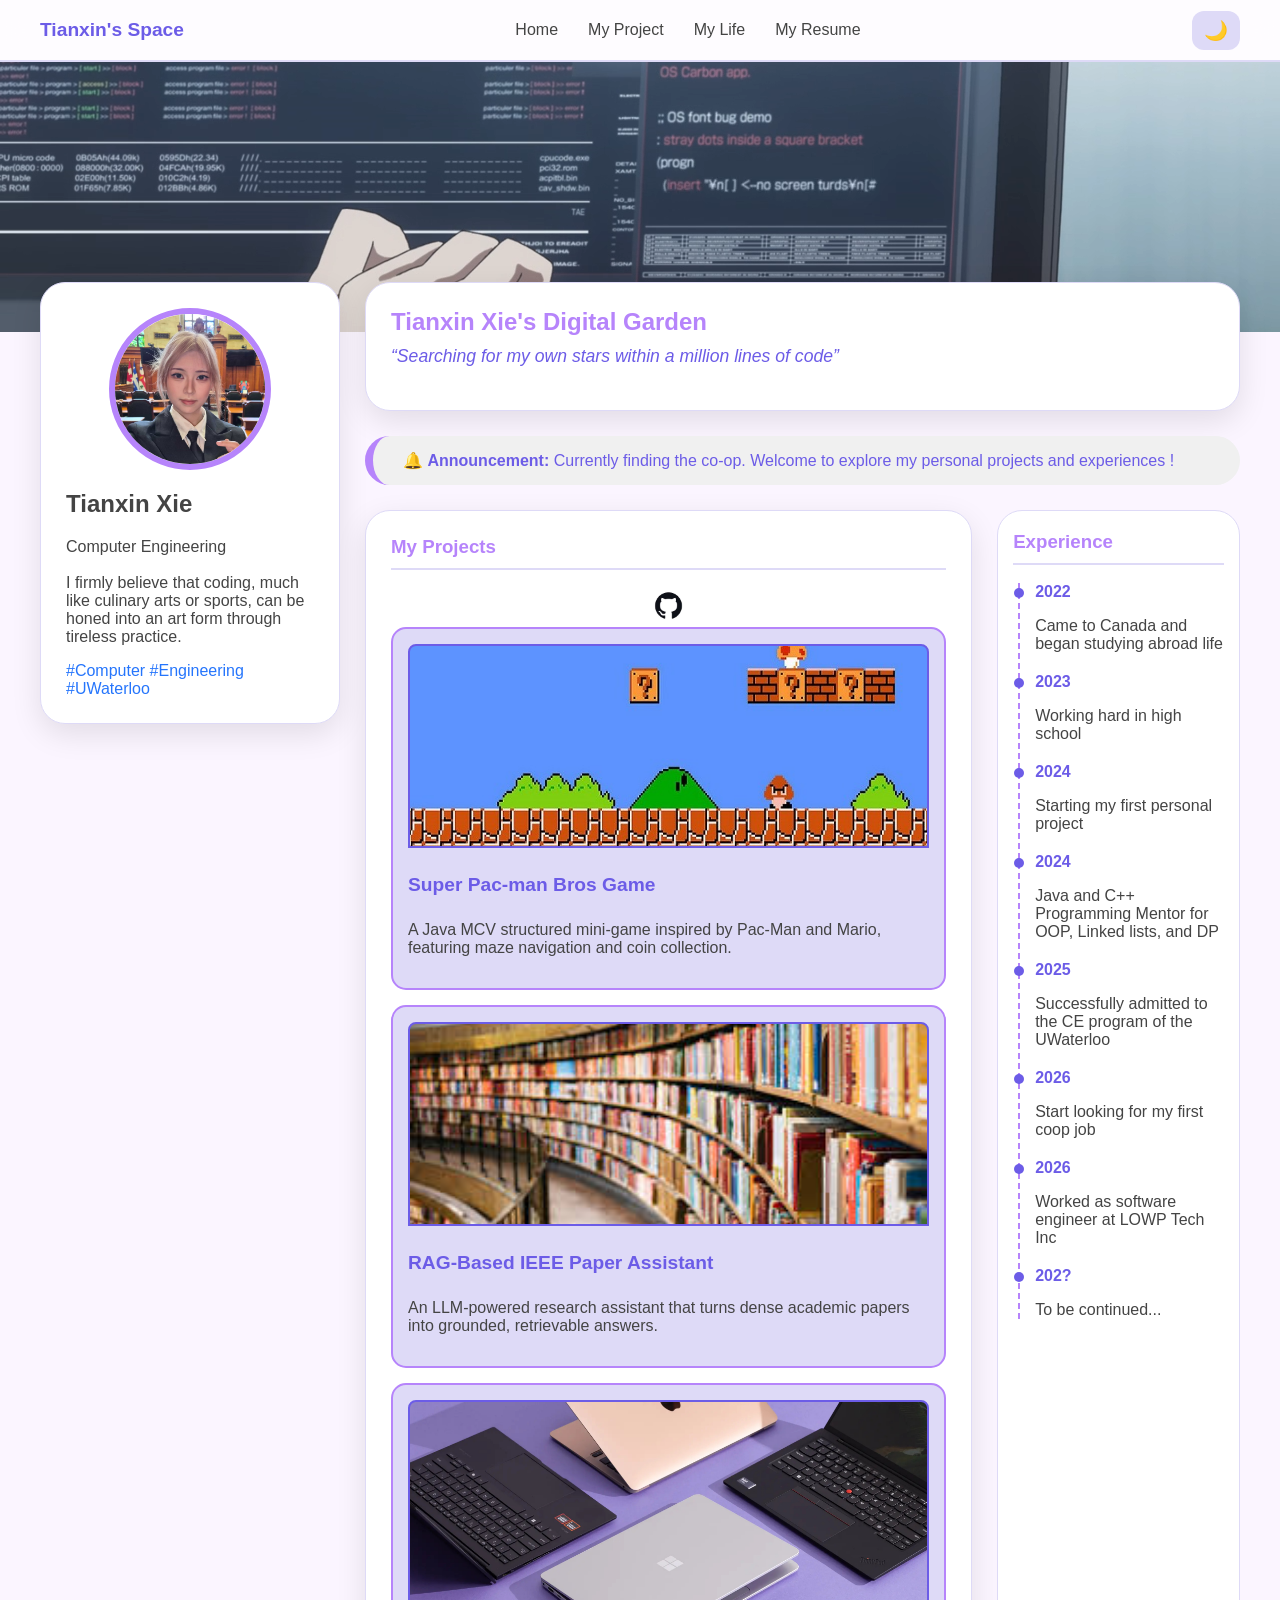
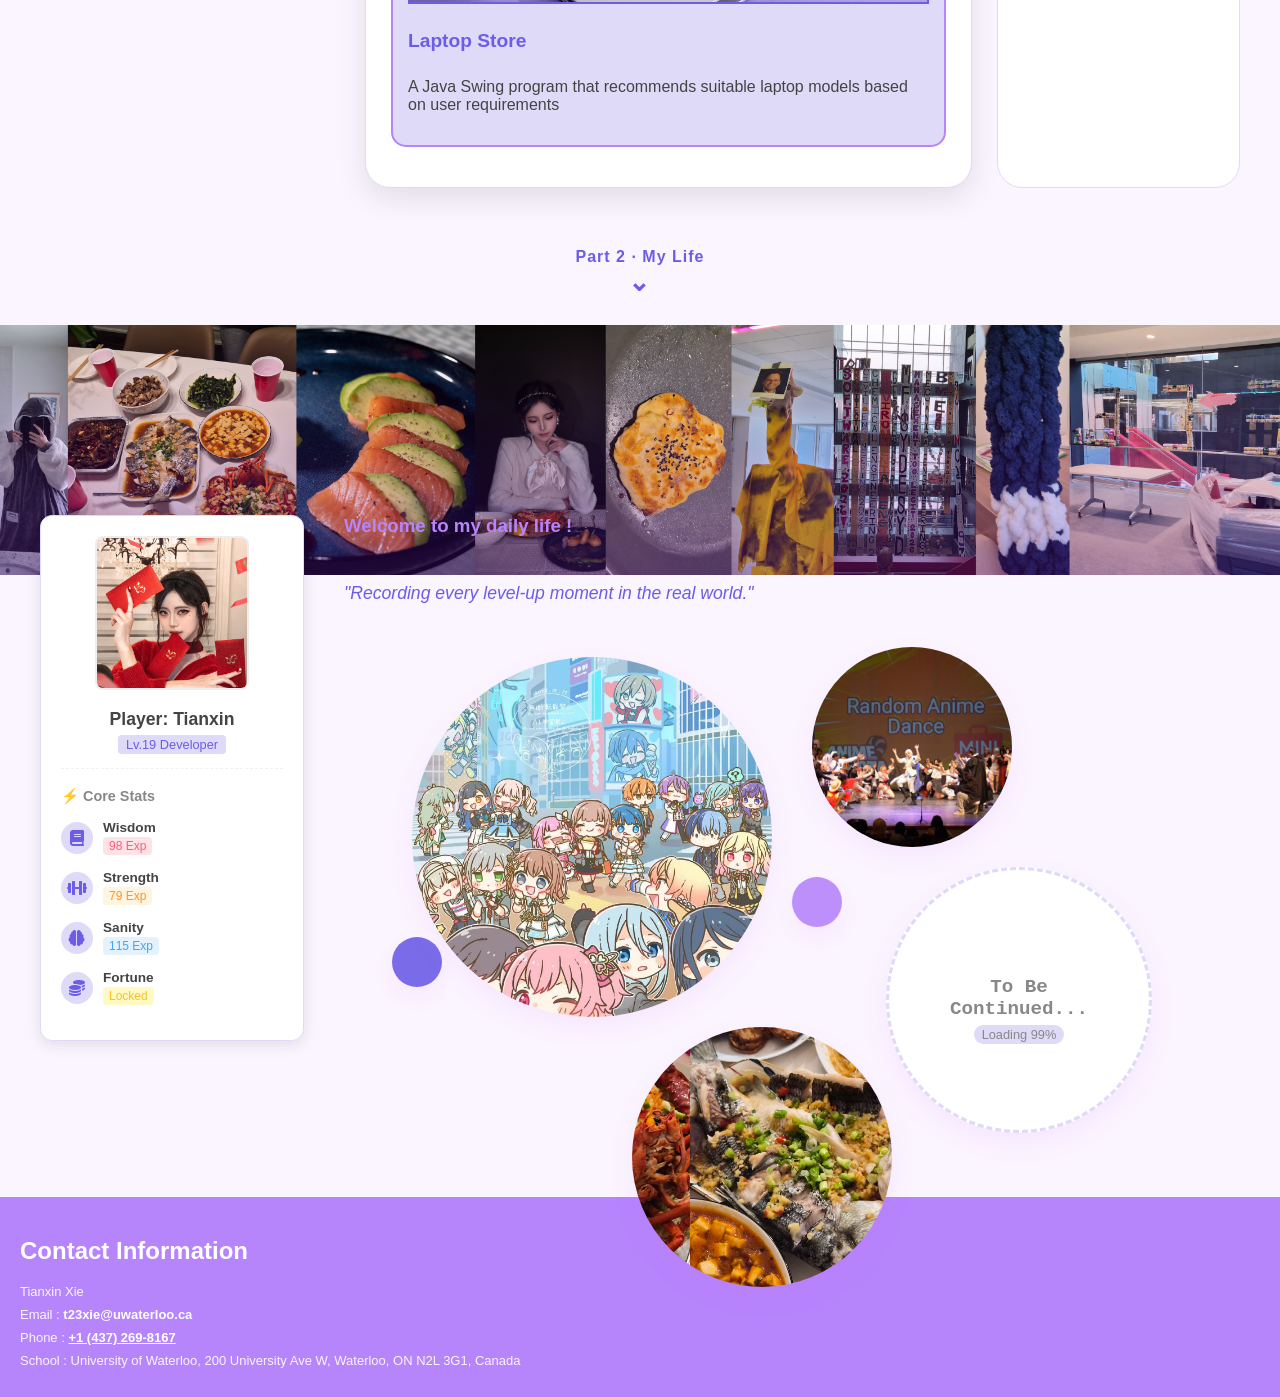
<file: index.html>
<!DOCTYPE html>
<html lang="en">

<head>
    <meta charset="UTF-8">
    <meta name="viewport" content="width=device-width, initial-scale=1.0">
    <title>Tianxin Xie's Personal Website</title>
    <link rel="stylesheet" href="style.css">
    <link rel="stylesheet" href="https://cdnjs.cloudflare.com/ajax/libs/font-awesome/6.0.0/css/all.min.css">
</head>

<body>
    <nav class="navbar">
        <div class="nav-container">
            <div class="nav-logo">Tianxin's Space</div>

            <ul class="nav-links">
                <li><a href="#top">Home</a></li>
                <li>
                    <a href="https://github.com/TianxinXie123" target="_blank" rel="noopener noreferrer">
                        My Project
                    </a>
                </li>

                <li><a href="#my-life">My Life</a></li>
                <li><a href="javascript:void(0)" onclick="openModal()">My Resume</a></li>
            </ul>

            <div class="nav-actions">
                <button id="dark-mode-toggle" class="mode-toggle-btn">
                    <span class="icon">🌙</span>
                </button>
            </div>
        </div>
    </nav>

    <div id="resumeModal" class="modal">
        <div class="modal-content">
            <span class="close-btn" onclick="closeModal()">&times;</span>
            <iframe src="assets/files/resume.pdf" width="100%" height="600px"></iframe>
        </div>
    </div>

    <header id="top" class="top-banner"></header>

    <div class="page-wrapper">
        <aside class="sidebar-about">
            <div class="card profile-card">
                <img src="assets/photo/avatar.jpg" alt="Tianxin Xie" class="profile-avatar">
                <h2>Tianxin Xie</h2>
                <p class="bio-text">
                    Computer Engineering <br><br>
                    I firmly believe that coding, much like culinary arts or sports, can be honed into an art form
                    through tireless practice.
                </p>
                <div class="social-tags">
                    <span>#Computer</span>
                    <span>#Engineering</span>
                    <span>#UWaterloo</span>

                </div>
            </div>
        </aside>

        <main class="main-content">
            <section class="site-header">
                <h1 class="main-title">Tianxin Xie's Digital Garden</h1>
                <p class="quote">“Searching for my own stars within a million lines of code”</p>
            </section>

            <div class="announcement-bar">
                <span class="icon">🔔</span>
                <b>Announcement: </b>Currently finding the co-op. Welcome to explore my personal projects and
                experiences
                !
            </div>

            <div class="bottom-grid">
                <section class="projects-section">
                    <h3 class="section-label">My Projects</h3>
                    <div class="social-links">
                        <a href="https://github.com/TianxinXie123" target="_blank" rel="noopener noreferrer">
                            <img src="assets/photo/GitHub-logo.jpg" alt="GitHub logo" class="social-icon">
                        </a>
                    </div>
                    <div class="project-card"
                        onclick="openVideoModal('https://www.youtube.com/embed/zrXouChxBLc?si=u0mVD-6SohNW7oQg')">
                        <div class="project-thumb" style="background-image: url('assets/photo/Mario-bg.jpg');"></div>

                        <h4 class="project-title">Super Pac-man Bros Game</h4>

                        <p>A Java MCV structured mini-game inspired by Pac-Man and Mario, featuring maze navigation and
                            coin collection.</p>
                    </div>

                    <div class="project-card">
                        <div class="project-thumb" style="background-image: url('assets/photo/library.jpg')"></div>
                        <h4 class="project-title">RAG-Based IEEE Paper Assistant</h4>
                        <p>An LLM-powered research assistant that turns dense academic papers into grounded, retrievable
                            answers.
                        </p>
                    </div>
                    <div class="project-card">
                        <div class="project-thumb" style="background-image: url('assets/photo/laptop.jpg')"></div>
                        <h4 class="project-title">Laptop Store</h4>
                        <p>A Java Swing program that recommends suitable laptop models based on user requirements
                        </p>
                    </div>
                </section>
                <div id="videoModal" class="modal">
                    <div class="modal-content">
                        <span class="close-btn" onclick="closeVideoModal()">&times;</span>
                        <div class="video-container">
                            <iframe id="projectVideo" width="100%" height="500px" frameborder="0"
                                allow="accelerometer; autoplay; clipboard-write; encrypted-media; gyroscope; picture-in-picture"
                                allowfullscreen></iframe>
                        </div>
                    </div>
                </div>

                <section class="timeline-section">
                    <h3 class="section-label">Experience</h3>
                    <div class="timeline-container">
                        <div class="timeline-item">
                            <span class="dot"></span>
                            <span class="time">2022</span>
                            <p>Came to Canada and began studying abroad life</p>
                        </div>
                        <div class="timeline-item">
                            <span class="dot"></span>
                            <span class="time">2023</span>
                            <p>Working hard in high school</p>
                        </div>
                        <div class="timeline-item">
                            <span class="dot"></span>
                            <span class="time">2024</span>
                            <p>Starting my first personal project</p>
                        </div>
                        <div class="timeline-item">
                            <span class="dot"></span>
                            <span class="time">2024</span>
                            <p>Java and C++ Programming Mentor for OOP, Linked lists, and DP</p>
                        </div>
                        <div class="timeline-item">
                            <span class="dot"></span>
                            <span class="time">2025</span>
                            <p>Successfully admitted to the CE program of the UWaterloo</p>
                        </div>
                        <div class="timeline-item">
                            <span class="dot"></span>
                            <span class="time">2026</span>
                            <p>Start looking for my first coop job</p>
                        </div>
                        <div class="timeline-item">
                            <span class="dot"></span>
                            <span class="time">2026</span>
                            <p>Worked as software engineer at LOWP Tech Inc</p>
                        </div>
                        <div class="timeline-item">
                            <span class="dot"></span>
                            <span class="time">202?</span>
                            <p>To be continued...</p>
                        </div>
                    </div>
                </section>
            </div>
        </main>
    </div>

    <div class="part-divider">
        <a href="#my-life" class="part-divider-link">
            <span>Part 2 · My Life</span>
            <span class="part-divider-arrow">⌄</span>
        </a>
    </div>

    <!-- ===================== Part 2 : My Life ===================== -->
    <section id="my-life" class="life-section">
        <header class="top-banner life-banner"></header>

        <div class="page-wrapper life-layout">

            <aside class="sidebar-about rpg-sidebar">
                <div class="card rpg-card">
                    <div class="rpg-header">
                        <img src="assets/photo/avatar-3.jpg" alt="Pixel Avatar" class="pixel-avatar">
                        <div class="rpg-title">
                            <h3>Player: Tianxin</h3>
                            <span class="rpg-badge">Lv.19 Developer</span>
                        </div>
                    </div>

                    <hr class="rpg-divider">

                    <div class="rpg-stats">
                        <h4>⚡ Core Stats</h4>

                        <div class="stat-item">
                            <div class="stat-icon"><i class="fas fa-book"></i></div>
                            <div class="stat-info">
                                <span class="stat-name">Wisdom</span>
                                <span class="stat-value tag-pink">98 Exp</span>
                            </div>
                        </div>

                        <div class="stat-item">
                            <div class="stat-icon"><i class="fas fa-dumbbell"></i></div>
                            <div class="stat-info">
                                <span class="stat-name">Strength</span>
                                <span class="stat-value tag-orange">79 Exp</span>
                            </div>
                        </div>

                        <div class="stat-item">
                            <div class="stat-icon"><i class="fas fa-brain"></i></div>
                            <div class="stat-info">
                                <span class="stat-name">Sanity</span>
                                <span class="stat-value tag-blue">115 Exp</span>
                            </div>
                        </div>

                        <div class="stat-item">
                            <div class="stat-icon"><i class="fas fa-coins"></i></div>
                            <div class="stat-info">
                                <span class="stat-name">Fortune</span>
                                <span class="stat-value tag-gold">Locked</span>
                            </div>
                        </div>
                    </div>
                </div>
            </aside>

            <div class="main-content life-content">
                <section class="life-header">
                    <h1 class="main-title">Welcome to my daily life !</h1>
                    <br><br>
                    <p class="quote">"Recording every level-up moment in the real world."</p>
                </section>

                <div class="bubble-container">

                    <div class="bubble bubble-lg pos-1"
                        style="background-image: url('assets/photo/cosplay-bg.jpg');"
                        onclick="openGalleryModal('cosplay')">
                        <div class="bubble-overlay">
                            <h3>Cosplay</h3>
                            <p>Role Playing</p>
                        </div>
                    </div>

                    <div class="bubble bubble-xs bubble-solid-pink pos-2"></div>

                    <div class="bubble bubble-md pos-3" style="background-image: url('assets/photo/cooking-banner.jpg');"
                        onclick="openGalleryModal('cooking')">
                        <div class="bubble-overlay">
                            <h3>Cooking</h3>
                            <p>Lv. Max Chef</p>
                        </div>
                    </div>

                    <div class="bubble bubble-sm pos-4" style="background-image: url('assets/photo/2026-AF.jpg');"
                        onclick="window.location.href='event.html'">
                        <div class="bubble-overlay">
                            <h3>Events</h3>
                            <p>Organizer</p>
                        </div>
                    </div>

                    <div class="bubble bubble-xs bubble-solid-blue pos-5"></div>

                    <div class="bubble bubble-md bubble-text pos-6">
                        <div class="text-content">
                            <h3>To Be<br>Continued...</h3>
                            <span>Loading 99%</span>
                        </div>
                    </div>

                </div>
            </div>
        </div>
    </section>

    <!-- Photo gallery popup for the Cosplay / Cooking bubbles -->
    <div id="galleryModal" class="modal gallery-modal">
        <div class="modal-content gallery-modal-content">
            <span class="close-btn" onclick="closeGalleryModal()">&times;</span>
            <h2 id="galleryModalTitle" class="gallery-modal-title"></h2>
            <p id="galleryModalSubtitle" class="quote"></p>
            <div id="galleryModalBody" class="photo-bubble-container"></div>
        </div>
    </div>

    <footer id="contact-footer">
        <div class="footer-content">
            <h2>Contact Information</h2>
            <p>Tianxin Xie</p>
            <p>Email : <a href="t23xie@uwaterloo.ca" id="email-link">t23xie@uwaterloo.ca</a></p>
            <p>Phone : <span id="phone-number">+1 (437) 269-8167</span></p>
            <p>School : University of Waterloo, 200 University Ave W, Waterloo, ON N2L 3G1, Canada</p>
        </div>
    </footer>
    <script src="index.js"></script>
</body>

</html>
</file>
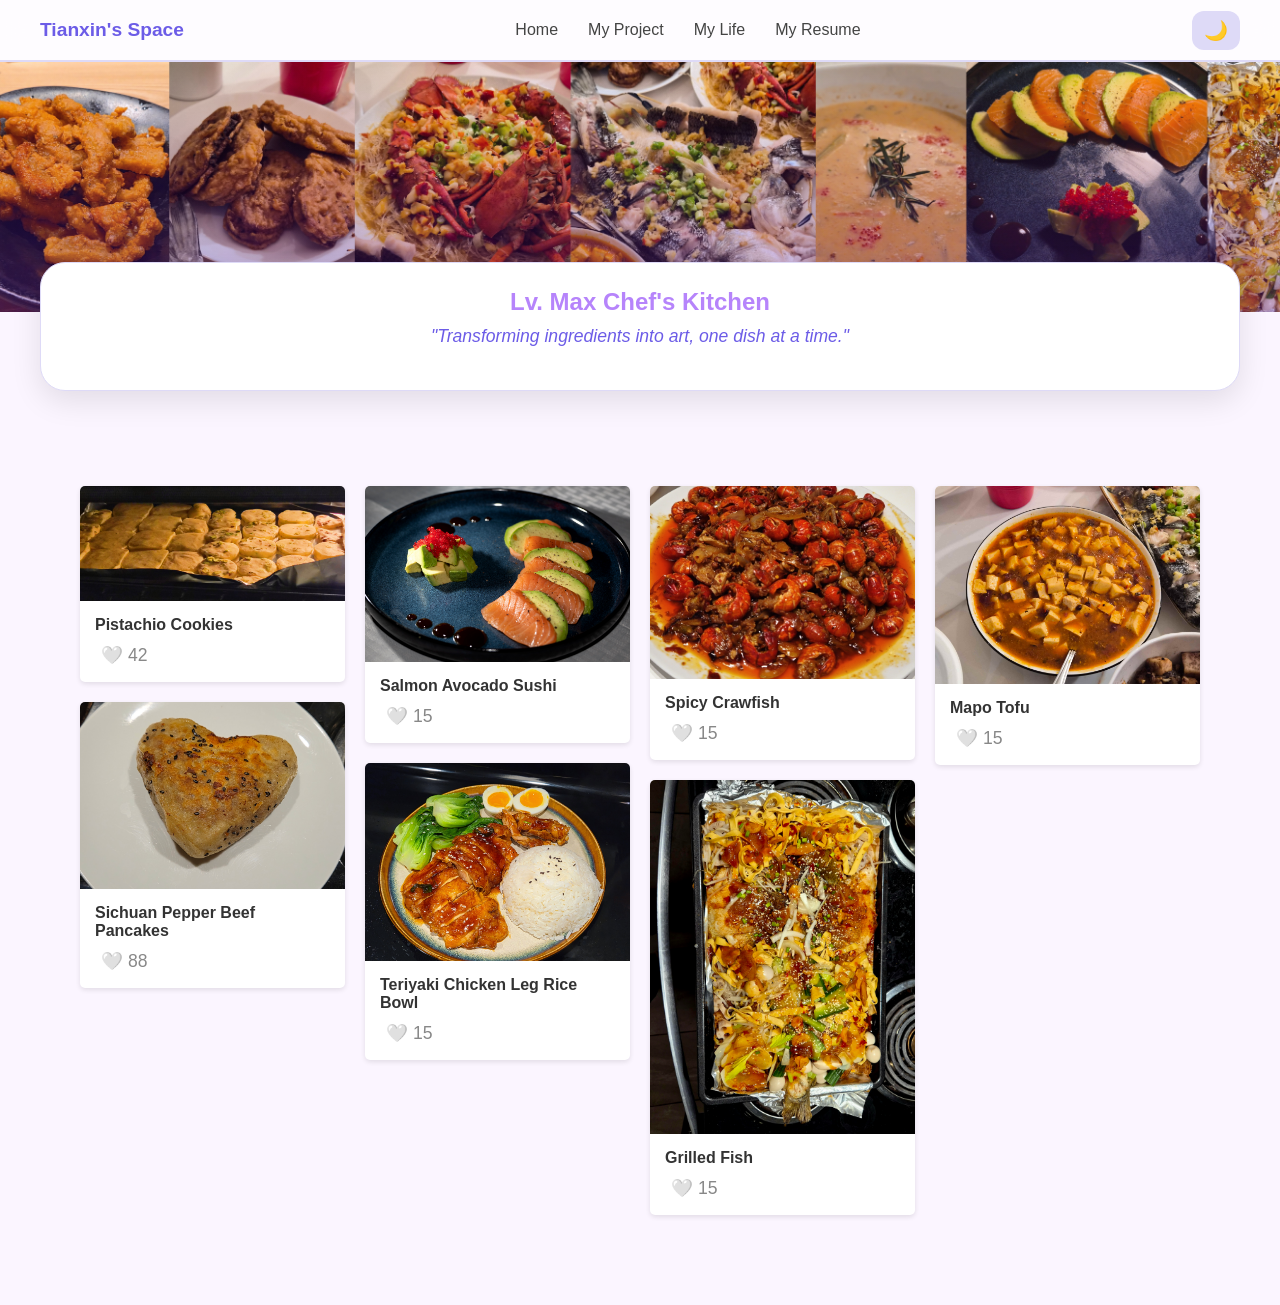
<file: cooking.html>
<!DOCTYPE html>
<html lang="en">

<head>
    <meta charset="UTF-8">
    <meta name="viewport" content="width=device-width, initial-scale=1.0">
    <title>Lv. Max Chef - Tianxin Xie</title>
    <link rel="stylesheet" href="style.css">
</head>

<body>
    <nav class="navbar">
        <div class="nav-container">
            <div class="nav-logo">Tianxin's Space</div>
            <ul class="nav-links">
                <li><a href="index.html">Home</a></li>
                <li><a href="https://github.com/TianxinXie123" target="_blank" rel="noopener noreferrer">My Project</a>
                </li>
                <li><a href="index.html#my-life">My Life</a></li>
                <li><a href="javascript:void(0)" onclick="openModal()">My Resume</a></li>
            </ul>
            <div class="nav-actions">
                <button id="dark-mode-toggle" class="mode-toggle-btn">
                    <span class="icon">🌙</span>
                </button>
            </div>
        </div>
    </nav>

    <div id="resumeModal" class="modal">
        <div class="modal-content">
            <span class="close-btn" onclick="closeModal()">&times;</span>
            <iframe src="assets/files/resume.pdf" width="100%" height="600px"></iframe>
        </div>
    </div>

    <header class="top-banner cooking-banner"></header>

    <main class="main-content"
        style="max-width: 1200px; margin: -50px auto 50px; padding: 0 20px; position: relative; z-index: 2;">
        <section class="site-header" style="text-align: center;">
            <h1 class="main-title">Lv. Max Chef's Kitchen</h1>
            <p class="quote">"Transforming ingredients into art, one dish at a time."</p>
        </section>

        <div id="dynamic-gallery" class="gallery-container" style="margin-top: 30px;">
        </div>
    </main>

    <script src="index.js"></script>
</body>

</html>
</file>
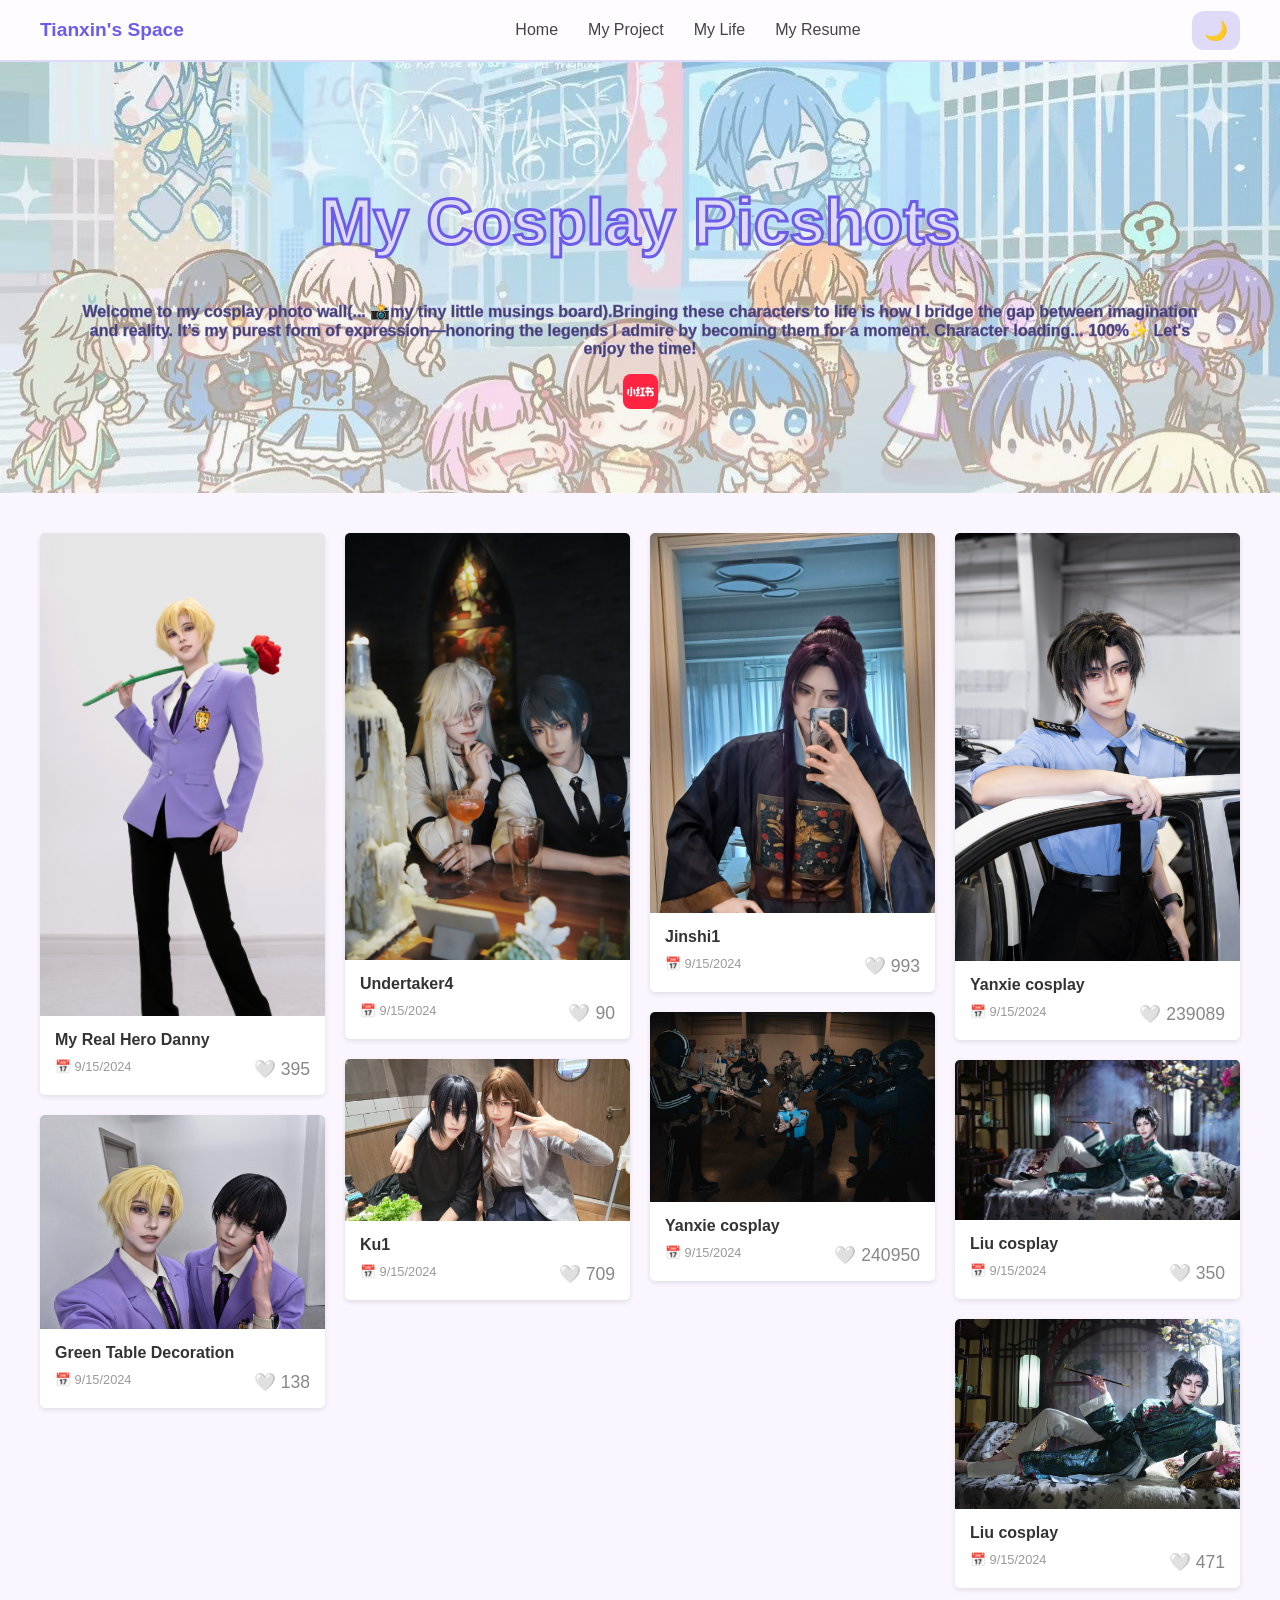
<file: cosplay.html>
<!DOCTYPE html>
<html lang="en">

<head>
    <meta charset="UTF-8">
    <meta name="viewport" content="width=device-width, initial-scale=1.0">
    <title>My Life - Tianxin Xie</title>
    <link rel="stylesheet" href="style.css">
</head>

<body>
    <nav class="navbar">
        <div class="nav-container">
            <div class="nav-logo">Tianxin's Space</div>
            <ul class="nav-links">
                <li><a href="index.html">Home</a></li>
                <li><a href="https://github.com/TianxinXie123" target="_blank" rel="noopener noreferrer">My Project</a>
                </li>
                <li><a href="index.html#my-life">My Life</a></li>
                <li><a href="javascript:void(0)" onclick="openModal()">My Resume</a></li>
            </ul>
            <div class="nav-actions">
                <button id="dark-mode-toggle" class="mode-toggle-btn">
                    <span class="icon">🌙</span>
                </button>
            </div>
        </div>
    </nav>

    <header class="gallery-header">
        <h1 class="gallery-title">My Cosplay Picshots</h1>
        <p class="gallery-subtitle">Welcome to my cosplay photo wall(... 📸my tiny little musings board).Bringing these
            characters to life is how I bridge the gap between imagination and reality. It’s my purest form of
            expression—honoring the legends I admire by becoming them for a moment. Character loading... 100%✨ Let's
            enjoy the time!</p>

        <div class="social-links">
            <a href="https://www.xiaohongshu.com/user/profile/6477e707000000002a03631a" target="_blank"
                rel="noopener noreferrer">
                <img src="assets/photo/redNote.png" alt="Xiaohongshu" class="social-icon">
            </a>
        </div>
    </header>

    <main id="cosplay-gallery" class="gallery-container">

    </main>
    <script src="index.js"></script>
</body>


</html>
</file>
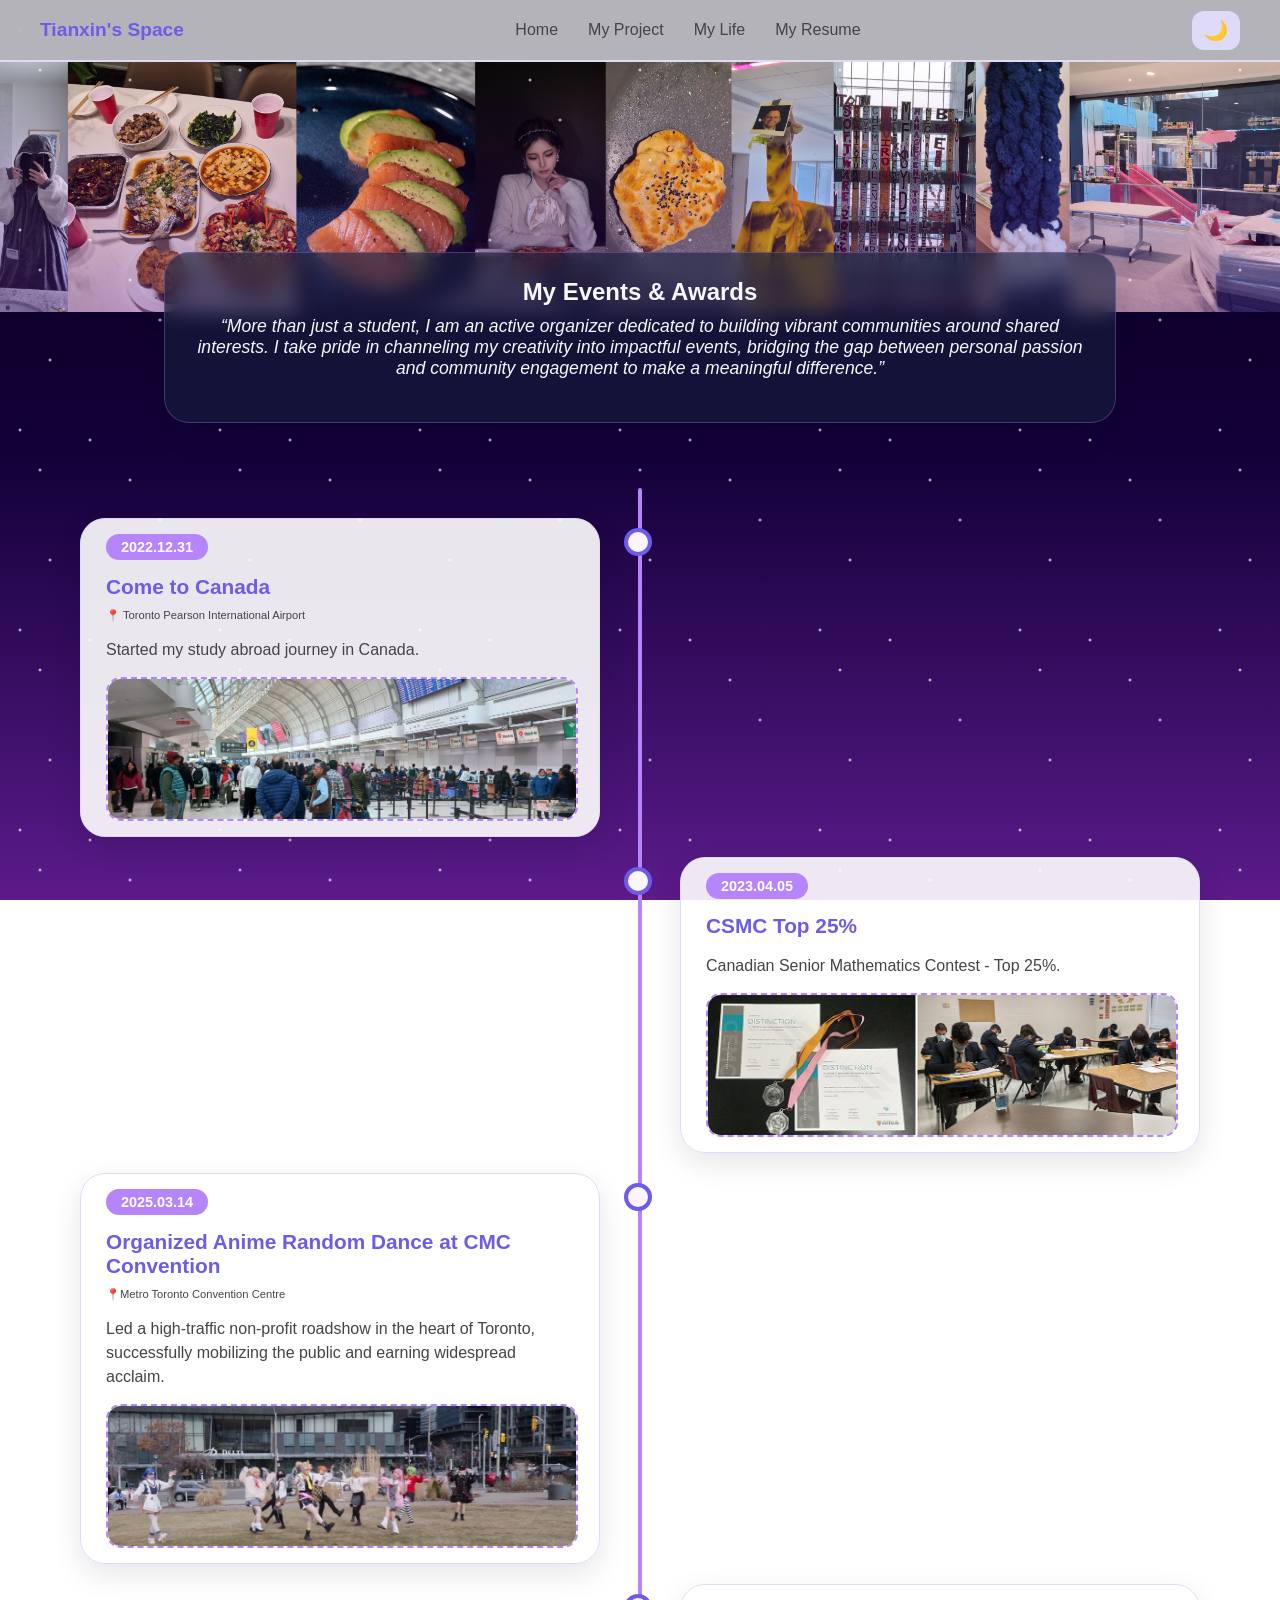
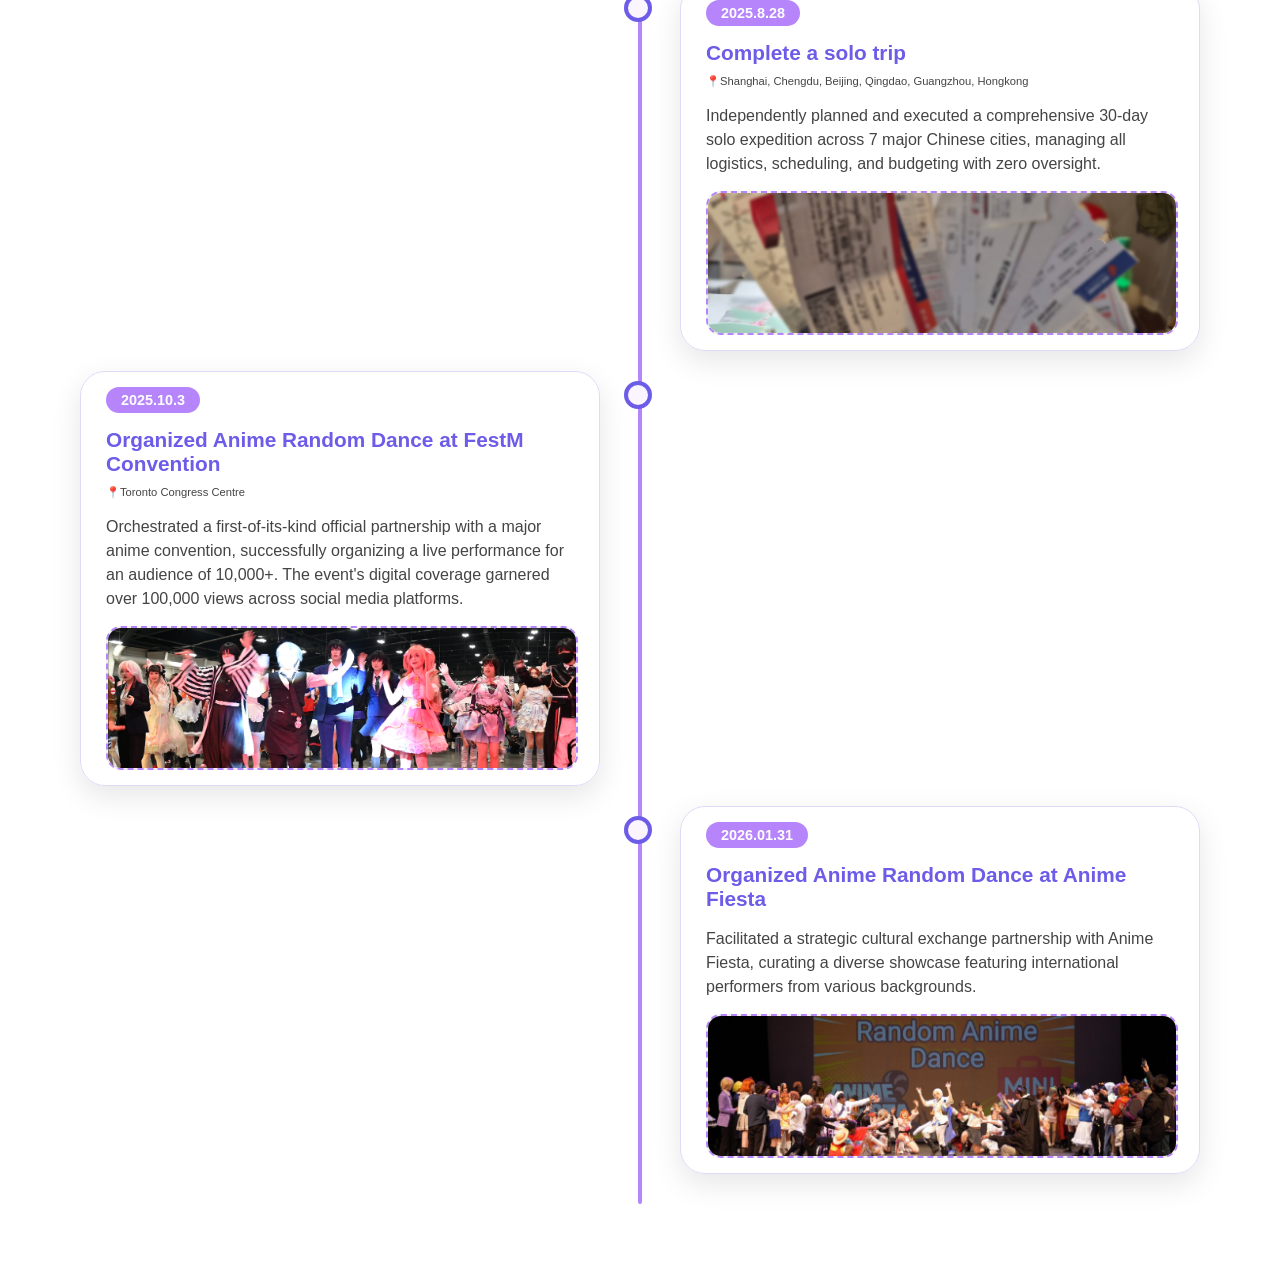
<file: event.html>
<!DOCTYPE html>
<html lang="en">

<head>
    <meta charset="UTF-8">
    <meta name="viewport" content="width=device-width, initial-scale=1.0">
    <title>Events & Awards - Tianxin Xie</title>
    <link rel="stylesheet" href="style.css">
</head>

<body class="event-body">
    <div class="stars-overlay"></div>

    <nav class="navbar">
        <div class="nav-container">
            <div class="nav-logo">Tianxin's Space</div>

            <ul class="nav-links">
                <li><a href="index.html">Home</a></li>
                <li>
                    <a href="https://github.com/TianxinXie123" target="_blank" rel="noopener noreferrer">
                        My Project
                    </a>
                </li>
                <li><a href="index.html#my-life" class="active">My Life</a></li>
                <li><a href="javascript:void(0)" onclick="openModal()">My Resume</a></li>

                <div id="resumeModal" class="modal">
                    <div class="modal-content">
                        <span class="close-btn" onclick="closeModal()">&times;</span>
                        <iframe src="assets/files/resume.pdf" width="100%" height="600px"></iframe>
                    </div>
                </div>
            </ul>

            <div class="nav-actions">
                <button id="dark-mode-toggle" class="mode-toggle-btn">
                    <span class="icon">🌙</span>
                </button>
            </div>
        </div>
    </nav>
    <header class="top-banner life-banner"></header>

    <div class="page-wrapper"
        style="flex-direction: column; align-items: center; margin-top: -60px; position: relative; z-index: 2;">

        <section class="site-header event-header">
            <h1 class="main-title text-light">My Events & Awards</h1>
            <p class="quote text-light">“More than just a student, I am an active organizer dedicated to building
                vibrant communities around shared interests. I take pride in channeling my creativity into impactful
                events, bridging the gap between personal passion and community engagement to make a meaningful
                difference.”</p>
        </section>

        <div class="zigzag-timeline">
            <div class="timeline-row left">
                <div class="timeline-content">
                    <div class="timeline-date">2022.12.31</div>
                    <h3>Come to Canada</h3>
                    <div class="timeline-location">
                        <span class="icon">📍</span> Toronto Pearson International Airport
                    </div>
                    <p>Started my study abroad journey in Canada.</p>
                    <div class="img-placeholder">
                        <img src="assets/photo/airport.jpeg" alt="Come to Canada Event Image Placeholder">
                    </div>
                </div>
            </div>

            <div class="timeline-row right">
                <div class="timeline-content">
                    <div class="timeline-date">2023.04.05</div>
                    <h3>CSMC Top 25%</h3>
                    <p>Canadian Senior Mathematics Contest - Top 25%.</p>
                    <div class="img-placeholder">
                        <img src="assets/photo/math contest.jpg" alt="CSMC Image Placeholder">
                    </div>
                </div>
            </div>

            <div class="timeline-row left">
                <div class="timeline-content">
                    <div class="timeline-date">2025.03.14</div>
                    <h3>Organized Anime Random Dance at CMC Convention</h3>
                    <div class="timeline-location">
                        <span class="icon">📍</span>Metro Toronto Convention Centre
                    </div>
                    <p>Led a high-traffic non-profit roadshow in the heart of Toronto, successfully mobilizing the
                        public and earning widespread acclaim.</p>
                    <div class="img-placeholder">
                        <img src="assets/photo/cmc-2025.png" alt="CMC Random Dance Image Placeholder">
                    </div>
                </div>
            </div>
            <div class="timeline-row right">
                <div class="timeline-content">
                    <div class="timeline-date">2025.8.28</div>
                    <h3>Complete a solo trip</h3>
                    <div class="timeline-location">
                        <span class="icon">📍</span>Shanghai, Chengdu, Beijing, Qingdao, Guangzhou, Hongkong
                    </div>
                    <p>Independently planned and executed a comprehensive 30-day solo expedition across 7 major Chinese
                        cities, managing all logistics, scheduling, and budgeting with zero oversight.</p>
                    <div class="img-placeholder">
                        <img src="assets/photo/travel.jpg" alt="Anime Fiesta Image">
                    </div>
                </div>
            </div>

            <div class="timeline-row left">
                <div class="timeline-content">
                    <div class="timeline-date">2025.10.3</div>
                    <h3>Organized Anime Random Dance at FestM Convention</h3>
                    <div class="timeline-location">
                        <span class="icon">📍</span>Toronto Congress Centre
                    </div>
                    <p>Orchestrated a first-of-its-kind official partnership with a major anime convention, successfully
                        organizing a live performance for an audience of 10,000+. The event's digital coverage garnered
                        over 100,000 views across social media platforms.</p>
                    <div class="img-placeholder">
                        <img src="assets/photo/2025-FestM.png" alt="CMC Random Dance Image Placeholder">
                    </div>
                </div>
            </div>

            <div class="timeline-row right">
                <div class="timeline-content">
                    <div class="timeline-date">2026.01.31</div>
                    <h3>Organized Anime Random Dance at Anime Fiesta</h3>
                    <p>Facilitated a strategic cultural exchange partnership with Anime Fiesta, curating a diverse
                        showcase featuring international performers from various backgrounds.</p>
                    <div class="img-placeholder">
                        <img src="assets/photo/2026-AF.jpg" alt="Anime Fiesta Image">
                    </div>
                </div>
            </div>
        </div>
    </div>

    <script src="index.js"></script>
</body>

</html>
</file>
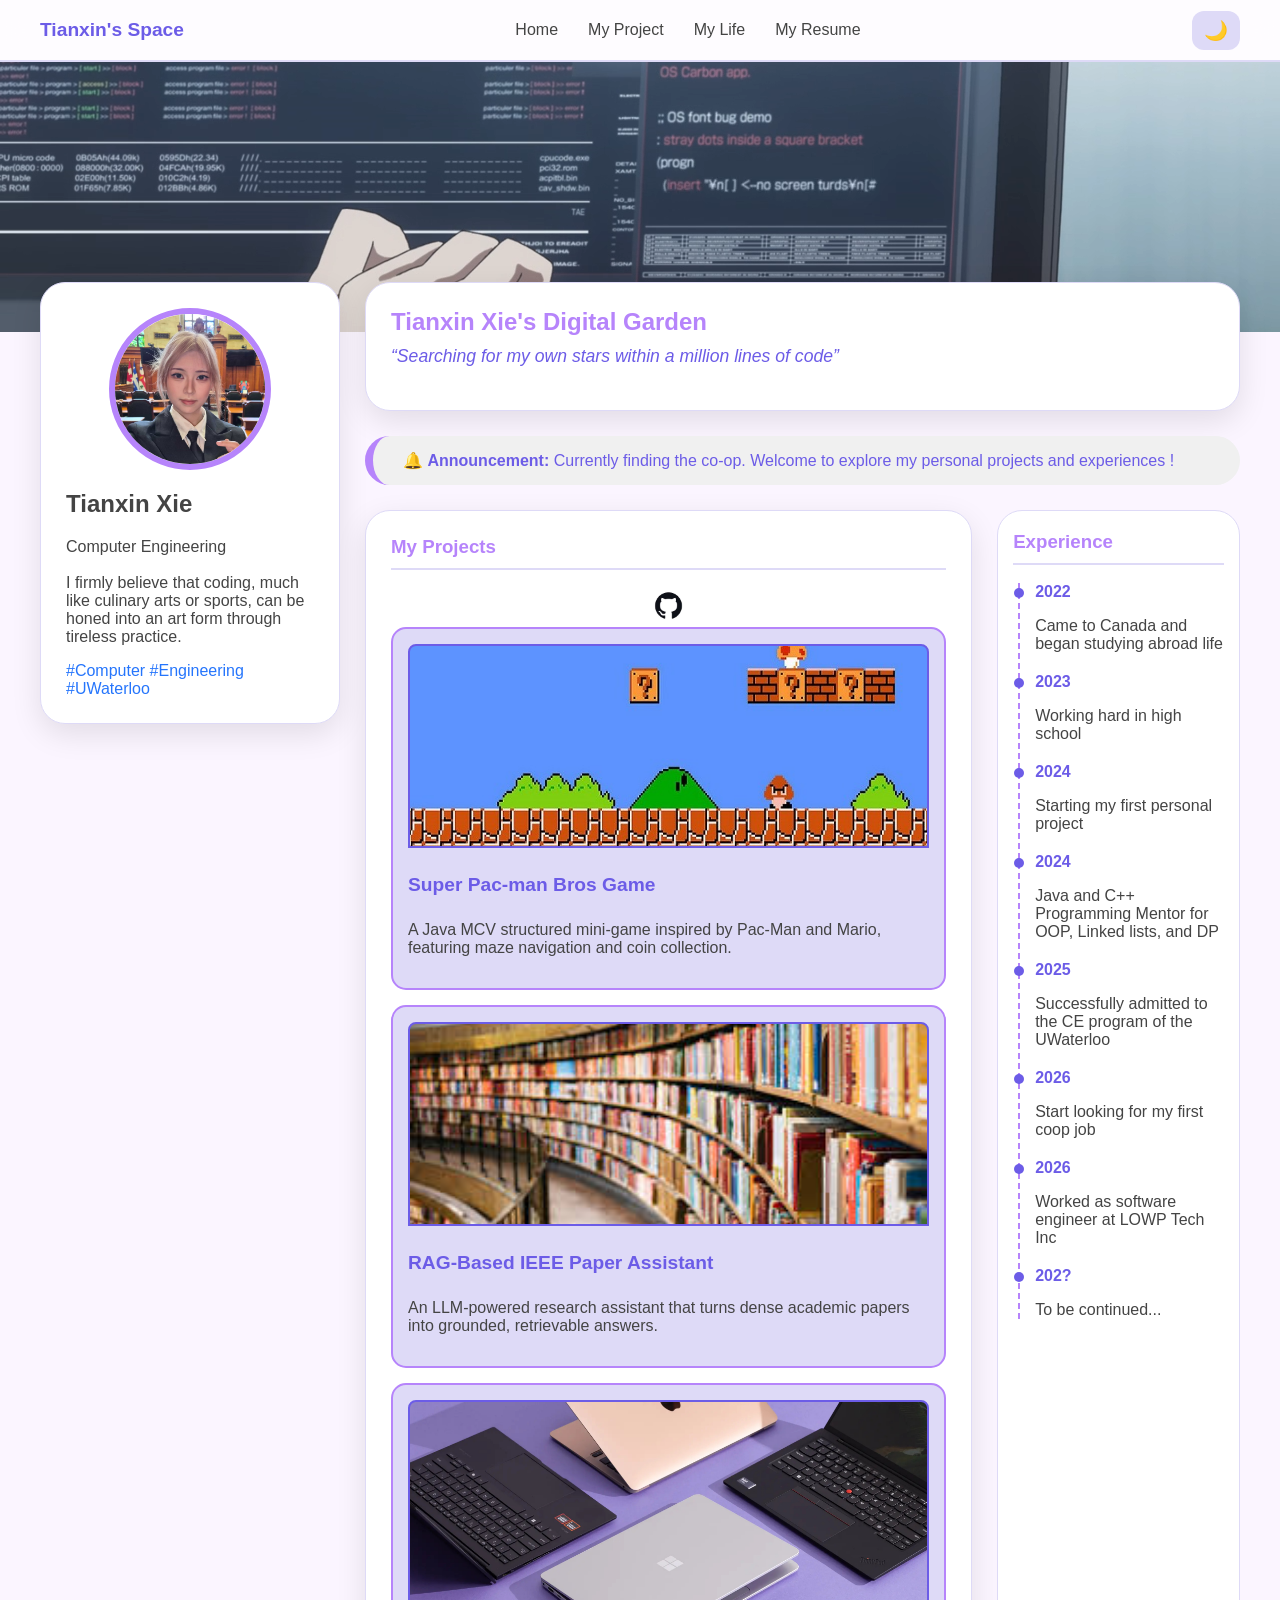
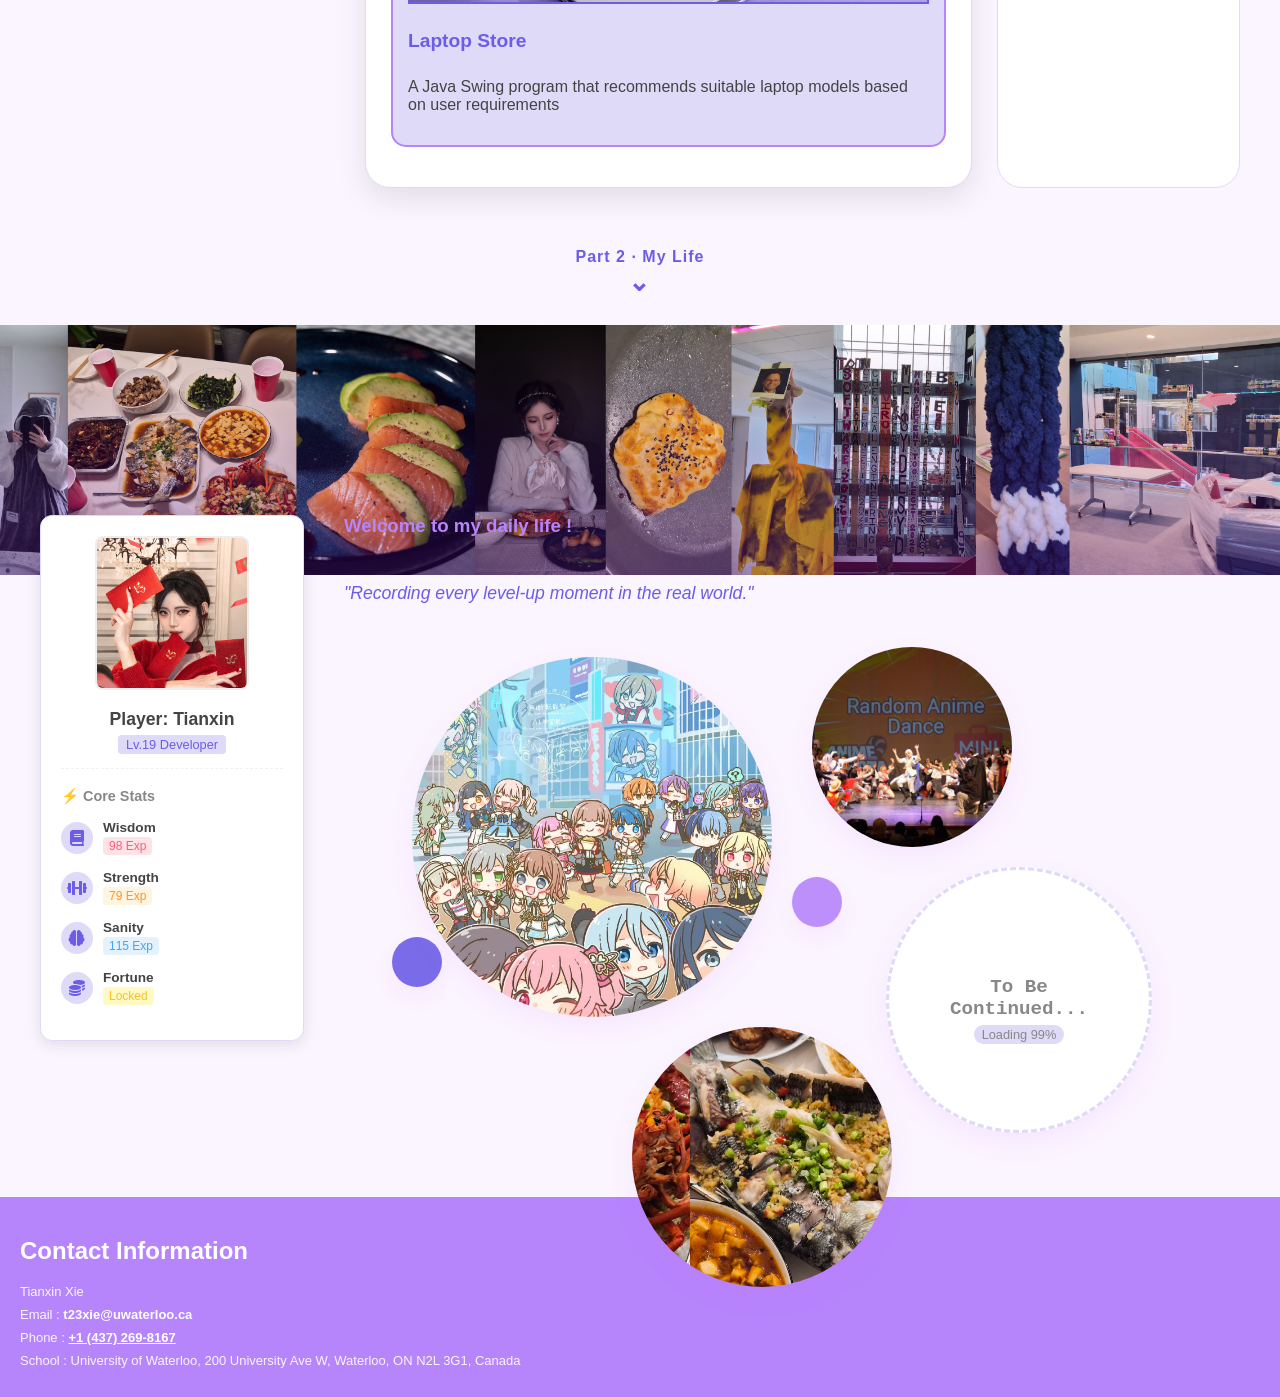
<file: myLife.html>
<!DOCTYPE html>
<html lang="en">

<head>
    <meta charset="UTF-8">
    <!-- This page has been merged into index.html as "Part 2 : My Life".
         Kept only so that old links / bookmarks keep working. -->
    <meta http-equiv="refresh" content="0; url=index.html#my-life">
    <link rel="canonical" href="index.html">
    <title>My Daily Life - Tianxin Xie</title>
</head>

<body>
    <p>This page has moved. <a href="index.html#my-life">Go to My Life</a>.</p>
    <script>window.location.replace("index.html#my-life");</script>
</body>

</html>
</file>
<file: style.css>
/* 全局变量：紫色可爱风 */
:root {
    --bg-color: #fbf5ff;
    --card-bg: #ffffff;
    --main-purple: #b684fb;
    --soft-purple: #dedaf7;
    --deep-purple: #6c5ce7;
    --text-color: #444444;
    --subtitle-color: #888888;
    --announcement-bg: #ddd8fe;
    --border-color: #f0f0f0;
    --radius: 25px;
}

/* --- Home Page Layout --- */

html {
    scroll-behavior: smooth; /* 首屏 <-> Part 2 之间平滑滚动 */
}

body {
    margin: 0;
    padding: 0;
    font-family: 'Inter', 'PingFang SC', sans-serif;
    background-color: var(--bg-color);
    color: var(--text-color);
    transition: background-color 0.3s ease, color 0.3s ease;
}
body.dark-mode {
    --bg-color: #1a1a2e;
    --card-bg: #16213e;
    --main-purple: #bb86fc;
    --soft-purple: #2d2d44;
    --deep-purple: #e2d5ff;
    --text-color: #e0e0e0;
    --subtitle-color: #b0b0b0;
    --announcement-bg: #1f1f3d;
    --border-color: #2d2d44;
}

/* 顶端 30% 的长条图片 */
.top-banner {
    width: 100%;
    height: 30vh;
    background-color: linear-gradient(rgba(0,0,0,0), rgba(88, 15, 167, 0.3)); 
    background-image: url('assets/photo/index-bg.png');
    background-size: cover;
    background-position: center;
}

.navbar {
    width: 100%;
    height: 60px;
    background-color: rgba(255, 255, 255, 0.7);
    backdrop-filter: blur(15px); /* 磨砂玻璃效果 */
    position: sticky;
    top: 0;
    z-index: 1000;
    border-bottom: 2px solid var(--soft-purple);
    transition: background-color 0.3s;

}

/* 深色模式下的导航栏 */
body.dark-mode .navbar {
    background-color: rgba(26, 26, 46, 0.8);
    border-bottom: 2px solid var(--border-color);
}
.social-tags{
    color:#2575fc;
}

.nav-container {

    max-width: 1200px;
    margin: 0 auto;
    height: 100%;
    display: flex;
    justify-content: space-between;
    align-items: center;
    padding: 0 20px;
}

.nav-logo {
    font-weight: bold;
    color: var(--deep-purple);
    font-size: 1.2rem;
}

.nav-links {
    list-style: none;
    display: flex;
    gap: 30px;
    margin: 0;
    padding: 0;
}

.nav-links a {
    text-decoration: none;
    color: var(--text-color);
    font-weight: 500;
    transition: color 0.3s;
}

.nav-links a:hover {
    text-shadow: 0.2px 0 0 currentColor, -0.2px 0 0 currentColor;
    color: var(--deep-purple);
}

/* 调整按钮在导航栏的样式 */
.mode-toggle-btn {
    background: var(--soft-purple);
    border: none;
    padding: 8px 12px;
    border-radius: 12px;
    cursor: pointer;
    font-size: 1.2rem;
    transition: transform 0.2s;
}

.mode-toggle-btn:hover {
    transform: scale(1.1);
}
/* 整体布局容器 */
.page-wrapper {
    display: flex;
    max-width: 1200px;
    margin: -50px auto 50px auto; /* 向上偏移，压在 Banner 上 */
    gap: 25px;
    padding: 0 20px;
}

/* 左侧 About Me：贯穿全高 */
.sidebar-about {
    flex: 0 0 300px; /* 固定宽度 */
}

.profile-card {
    background: var(--card-bg);
    padding: 30px;
    border-radius: var(--radius);
    box-shadow: 0 10px 30px rgba(162, 155, 254, 0.15);
    position: sticky; /* 随着滚动悬停 */
    top: 70px;
}

.avatar-placeholder {
    width: 120px;
    height: 120px;
    background: var(--soft-purple);
    border-radius: 50%;  
    margin: 0 auto 20px auto;
    display: flex;
    align-items: center;
    justify-content: center;
    border: 4px solid var(--main-purple);
}

/* 右侧主区域 */
.main-content {
    flex: 1;
    display: flex;
    flex-direction: column;
    gap: 25px;
}

/* 标题和公告 */
.card, .site-header, .projects-section {
    background-color: var(--card-bg);
    padding: 25px;
    border-radius: var(--radius);
    box-shadow: 0 10px 30px rgba(0, 0, 0, 0.1);
    transition: background-color 0.3s ease, box-shadow 0.3s ease;
    border: 1px solid var(--soft-purple); 
}
.timeline-section {
    padding: 20px 15px; /* 减少左右内边距 */
    background: var(--card-bg);
    border-radius: var(--radius);
    background-color: var(--card-bg);
    border: 1px solid var(--soft-purple); /* 淡淡的紫色边框 */
    transition: all 0.3s ease;
}

.main-title {
    color: var(--main-purple);

    margin: 0;
}

.announcement-bar {
    background-color: var(--border-color); /* 紫色调 */
    color: var(--deep-purple);
    padding: 15px 30px;
    border-radius: var(--radius);
    font-weight: 500;
    border-left: 8px solid var(--main-purple);
}

/* 下方两栏布局：项目 + 时间轴 */
.bottom-grid {
    display: grid;
    grid-template-columns: 2.5fr 1fr;
    
    gap: 25px;
}

.section-label {
    color: var(--main-purple);
    border-bottom: 2px solid var(--soft-purple);
    padding-bottom: 10px;
    margin-top: 0;
}

/* 项目 Block 样式 */
.project-card {
    background: var(--soft-purple);
    color: var(--text-color);
    margin-bottom: 15px;
    padding: 15px;
    border-radius: 15px;
    transition: transform 0.3s;
    border: 2px solid var(--main-purple);
    cursor: pointer;
    text-decoration: none;
}
.project-title{
    font-size: 1.2rem;
    color: var(--deep-purple);
    text-decoration: none;
}

.project-card:hover {
    transform: translateY(-5deg);
    box-shadow: 0 15px 40px rgba(162, 155, 254, 0.3);
    border: 3px solid var(--main-purple);
}

.video-container {
    position: relative;
    padding-bottom: 56.25%;
    height: 0;
    overflow: hidden;
}

.video-container iframe {
    position: absolute;
    top: 0;
    left: 0;
    width: 100%;
    height: 100%;
    border-radius: 10px;
}

.project-thumb {
    height: 200px;
    background:var(--card-bg);
    border-radius: 15px 15px 15px 15px;
    margin-bottom: 10px;
    display: flex;

    background-size: cover;    /* 图片自动铺满 */
    background-position: center; /* 图片居中 */
    background-repeat: no-repeat;
    border-radius: 8px 8px 0 0; 
    border: 2px solid var(--deep-purple);

}

/* 时间轴样式 */
.timeline-container {
    border-left: 2px dashed var(--main-purple);
    margin-left: 5px;
    padding-left: 15px;
}

.timeline-item {
    position: relative;
    margin-bottom: 20px;
}

.dot {
    position: absolute;
    left: -21px;
    top: 5px;
    width: 10px;
    height: 10px;
    background: var(--deep-purple);
    border-radius: 50%;
}

.time {
    font-weight: bold;
    color: var(--deep-purple);
    display: block;
}
.profile-card:hover, 
.projects-section:hover, 
.timeline-section:hover {
    transform: translateY(-5px);
    box-shadow: 0 15px 40px rgba(162, 155, 254, 0.3);
    border-color: var(--main-purple);
    border-width: 2px;
}

.profile-avatar {
    width: 150px;         /* Set the width of your photo */
    height: 150px;        /* Set the height of your photo */
    border-radius: 50%;   /* Make it a circle */
    object-fit: cover;    /* Ensure the image doesn't stretch */
    border: 6px solid var(--main-purple); /* Optional: add a white border */
    display: block;
    margin: 0 auto 1rem;  /* Center the image and add space below */
}

/* Modal 容器 / Modal Container */
.modal {
    display: none; /* 默认隐藏 / Hidden by default */
    position: fixed;
    z-index: 1000;
    left: 0;
    top: 0;
    width: 100%;
    height: 100%;
    background-color: rgba(0,0,0,0.6); /* 半透明背景 / Semi-transparent background */
}

/* Modal 内容框 / Modal Content Box */
.modal-content {
    position: relative;
    background-color: var(--bg-color);
    margin: 5% auto; /* 距离顶部 5% / 5% from top */
    padding: 20px;
    width: 90%; /* 宽度 / Width */
    max-width: 900px;
    border-radius: 8px;
}

/* 关闭按钮 / Close Button */
.close-btn {
    position: absolute;
    right: 20px;
    top: 15px;
    color: var(--border-color);
    font-size: 28px;
    font-weight: bold;
    cursor: pointer;
}

.close-btn:hover {
    color: var(--deep-purple);
}

/* --- Photo Gallery Popup (Cosplay / Cooking 气泡弹窗) --- */
body.modal-open {
    overflow: hidden; /* 弹窗打开时锁住背后页面的滚动 */
}

.gallery-modal {
    overflow-y: auto; /* 照片多时弹窗内部可以滚动 */
    backdrop-filter: blur(3px);
}

/* 没有矩形背景：气泡直接浮在暗色遮罩上 */
.gallery-modal-content {
    max-width: 1100px;
    padding: 30px;
    background: transparent;
    box-shadow: none;
    text-align: center;
    animation: gallery-pop 0.3s ease;
}

.gallery-modal-content .close-btn {
    position: fixed;
    top: 20px;
    right: 30px;
    color: #ffffff;
    font-size: 36px;
    z-index: 1;
}

.gallery-modal-content .close-btn:hover {
    color: var(--main-purple);
}

.gallery-modal-title {
    color: #ffffff;
    margin: 0;
    text-shadow: 0 2px 10px rgba(0, 0, 0, 0.5);
}

.gallery-modal-content .quote {
    color: #e2d5ff;
    text-shadow: 0 2px 8px rgba(0, 0, 0, 0.5);
}

@keyframes gallery-pop {
    from { opacity: 0; transform: scale(0.95); }
    to { opacity: 1; transform: scale(1); }
}

.photo-bubble-container {
    display: flex;
    flex-wrap: wrap;
    justify-content: center;
    align-items: center;
    gap: 20px;
    padding: 10px 0;
}

.photo-bubble {
    position: relative;
    border-radius: 50%;
    overflow: hidden;
    flex-shrink: 0;
    border: 4px solid var(--soft-purple);
    box-shadow: 0 10px 25px rgba(162, 155, 254, 0.25);
    transition: transform 0.4s cubic-bezier(0.175, 0.885, 0.32, 1.275), border-color 0.3s;
}

.photo-bubble:hover {
    transform: scale(1.08);
    border-color: var(--main-purple);
    z-index: 2;
}

.photo-bubble img {
    width: 100%;
    height: 100%;
    object-fit: cover;
    display: block;
}

.photo-bubble-lg { width: 260px; height: 260px; }
.photo-bubble-md { width: 200px; height: 200px; }
.photo-bubble-sm { width: 150px; height: 150px; }

.photo-bubble-overlay {
    position: absolute;
    inset: 0;
    background: rgba(184, 151, 250, 0.85);
    display: flex;
    flex-direction: column;
    justify-content: center;
    align-items: center;
    padding: 15px;
    color: white;
    opacity: 0;
    transition: opacity 0.3s ease;
}

.photo-bubble:hover .photo-bubble-overlay {
    opacity: 1;
}

.photo-bubble-overlay h4 {
    margin: 0 0 8px;
    font-size: 0.95rem;
}

.photo-bubble-overlay .like-btn {
    color: white;
}

@media (max-width: 768px) {
    .gallery-modal-content {
        padding: 20px 12px;
    }

    .photo-bubble-lg,
    .photo-bubble-md,
    .photo-bubble-sm {
        width: 140px;
        height: 140px;
    }

    /* 手机没有 hover，直接显示标题 */
    .photo-bubble-overlay {
        opacity: 1;
        background: linear-gradient(transparent 45%, rgba(88, 15, 167, 0.75));
        justify-content: flex-end;
    }
}

/*-----foot--------*/
#contact-footer {
    background-color: var(--main-purple);
    color: var(--bg-color);
    padding: 20px 20px;

    font-family: Arial, sans-serif;
    margin-top: 50px;
}

.footer-content h2 {
    color: var(--card-bg);
    margin-bottom: 20px;
    font-size: 24px;
}

.footer-content p {
    margin: 10px 0;
    font-size: 13px;
    line-height: 1;
}

#email-link {
    color: var(--card-bg);
    text-decoration: none;
    font-weight: bold;
    transition: color 0.3s ease;
}

#email-link:hover {
    text-decoration: underline;
    color: var(--bg-color);
}

#phone-number {
    cursor: pointer;
    color: var(--card-bg);
    font-weight: bold;
    text-decoration: underline;
    transition: color 0.3s ease;
}

#phone-number:hover {
    color: var(--bg-color);
}
/* --- Part 2 : My Life (同页第二屏) --- */

/* 两个部分之间的分隔提示 */
.part-divider {
    max-width: 1200px;
    margin: 0 auto;
    padding: 10px 20px 30px;
    text-align: center;
}

.part-divider-link {
    display: inline-flex;
    flex-direction: column;
    align-items: center;
    gap: 4px;
    text-decoration: none;
    font-weight: 600;
    color: var(--deep-purple);
    letter-spacing: 1px;
}

.part-divider-arrow {
    font-size: 1.6rem;
    line-height: 1;
    animation: divider-bounce 1.8s ease-in-out infinite;
}

@keyframes divider-bounce {
    0%, 100% { transform: translateY(0); }
    50% { transform: translateY(6px); }
}

/* 锚点跳转时给顶部导航栏留位置 */
.life-section {
    position: relative;
    scroll-margin-top: 60px;
}

/* 布局调整：让左侧占20%左右，右侧自适应 */
.life-layout {
    display: flex;
    gap: 40px;
    margin-top: -60px; /* 拉上去覆盖一点 Banner */
    position: relative;
    z-index: 2;
}

.rpg-sidebar {
    flex: 0 0 22%; /* 宽度固定 */
}

.life-content {
    flex: 1; /* 占据剩余空间 */
}

/* Banner 特殊图片 (可选) */
.life-banner {
   background: linear-gradient(rgba(0,0,0,0), rgba(88, 15, 167, 0.3)),
   url('assets/photo/myLife.jpg') center/cover no-repeat;

    height: 250px;
}

/* --- RPG Profile Card (左侧属性卡) --- */
.rpg-card {
    background: var(--card-bg);
    padding: 20px;
    border-radius: 12px;
    box-shadow: 0 4px 15px rgba(0,0,0,0.1);
    font-family: 'Segoe UI', sans-serif;
    position: sticky; /* 和首屏的 profile-card 保持一致 */
    top: 70px;
}

.rpg-header {
    text-align: center;
}

.pixel-avatar {
    width: 150px;
    height: 150px;
    border-radius: 8px; /* 像素风不需要完全圆形 */
    object-fit: cover;
    border: 2px solid #eee;
    margin-bottom: 10px;
}

.rpg-title h3 {
    font-size: 1.1rem;
    margin: 5px 0;
}

.rpg-badge {
    background-color: var(--soft-purple);
    font-size: 0.8rem;
    padding: 2px 8px;
    border-radius: 4px;
    color: var(--deep-purple);
}

.rpg-divider {
    border: 0;
    border-top: 1px dashed var(--border-color);
    margin: 15px 0;
}

.rpg-stats h4 {
    font-size: 0.9rem;
    color: var(--subtitle-color);
    margin-bottom: 15px;
}

/* 属性条目样式 */
.stat-item {
    display: flex;
    align-items: center;
    margin-bottom: 15px;
    gap: 10px;
}

.stat-icon {
    width: 32px;
    height: 32px;
    background: var(--soft-purple);
    border-radius: 50%;
    display: flex;
    align-items: center;
    justify-content: center;
    color: var(--deep-purple);
}

.stat-info {
    display: flex;
    flex-direction: column;
    flex: 1;
}

.stat-name {
    font-size: 0.85rem;
    font-weight: bold;
    color: var(--text-color);
}

/* 模仿图片中的彩色 Tag */
.stat-value {
    font-size: 0.75rem;
    display: inline-block;
    padding: 2px 6px;
    border-radius: 4px;
    margin-top: 2px;
    width: fit-content;
}
/* --- Quote Text Style --- */
.quote {
    font-style: italic;           /* 斜体 / Italic font style */
    color:var(--deep-purple);               /* 紫色 (或者用 var(--deep-purple)) / Purple color */
    font-size: 1.1rem;            /* 稍微大一点的字号 / Slightly larger font size */
    margin-top: 10px;             /* 顶部间距 / Top margin */              
}

.tag-pink { background: #ffe2e5; color: #ff5c7c; }
.tag-orange { background: #fff4de; color: #ff942e; }
.tag-blue { background: #e3f2fd; color: #42a5f5; }
.tag-gold { background: #fff9c4; color: #fbc02d; }

/* --- Bubbles Section (右侧圆球) --- */
/* --- Bubbles Section (紧凑簇状布局) --- */
.bubble-container {
    position: relative;        /* 设为相对定位，作为坐标原点 */
    width: 100%;
    max-width: 800px;          /* 限制整体宽度 */
    height: 500px;             /* 给足够的高度来容纳这些球 */
    margin: 0px auto;         /* 居中 */
  
}

/* 气泡基础样式 (保留原样) */
.bubble {
    border-radius: 50%;
    background-size: cover;
    background-position: center;
    position: absolute;        /* 关键修改：绝对定位 */
    overflow: hidden;
    cursor: pointer;
    transition: all 0.4s cubic-bezier(0.175, 0.885, 0.32, 1.275); /* 更弹性的动画 */
    box-shadow: 0 10px 25px rgba(207, 104, 255, 0.103);
  
}

/* 悬停效果 (保留并增强层级) */
.bubble:hover {
    transform: scale(1.1);     /* 放大一点点 */
    box-shadow: 0 20px 40px rgba(0,0,0,0.25);
    z-index: 20;               /* 悬停时必须在最上层 */
}

/* --- 精确坐标定位 (复刻手绘图布局) --- */

/* 1. Cosplay (左上大球) */
.pos-1 {
    top: 10px;
    left: 20px;
    z-index: 2;
    background-color:#ff5c7c;
}

/* 2. 装饰粉球 (夹在 Cosplay 和 Cooking 之间) */
.pos-2 {
    top: 290px;
    left: 0px;
    z-index: 1;
}

/* 3. Cooking (中间位置，稍微靠下，压住一点大球) */
.pos-3 {
    background-color: #ff942e;
    top: 380px;
    left: 240px; /* 紧贴大球右侧 */
    z-index: 3;  /* 层级较高 */
}

/* 4. Events (右上，稍微分离) */
.pos-4 {
     background-color: #42a5f5;
    right: 180px; /* 靠右 */
    z-index: 2;
}

/* 5. 装饰蓝球 (填补中间缝隙) */
.pos-5 {
    top: 230px;
    left: 400px;
    z-index: 1;
}

/* 6. To Be Continued (右下，虚线球) */
.pos-6 {
    top: 220px;
    right: 40px;
    z-index: 2;
}

/* --- 尺寸定义 (保留原样) --- */
.bubble-lg { width: 360px; height: 360px; }
.bubble-md { width: 260px; height: 260px; }
.bubble-sm { width: 200px; height: 200px; }

.bubble-xs { width: 50px ;  height: 50px;}
.bubble-xs:hover { transform: scale(1.1); }

/* --- 颜色与内容样式 (保留原样) --- */
.bubble-solid-pink { background-color:var(--deep-purple); opacity: 0.9; }
.bubble-solid-blue { background-color: var(--main-purple); opacity: 0.9; }

.bubble-text {
    background-color: var(--card-bg);
    border: 3px dashed var(--soft-purple);
    display: flex;
    justify-content: center;
    align-items: center;
    text-align: center;
    color: var(--subtitle-color);
}

.text-content h3 {
    font-size: 1.2rem;
    margin-bottom: 5px;
    font-family: 'Courier New', monospace;
}
.text-content span {
    font-size: 0.8rem;
    background: var(--soft-purple);
    padding: 2px 8px;
    border-radius: 10px;
}

.bubble-overlay {
    position: absolute;
    top: 0; left: 0; width: 100%; height: 100%;
    background: rgb(184, 151, 250);
    display: flex;
    flex-direction: column;
    justify-content: center;
    align-items: center;
    color: white;
    opacity: 0;
    transition: opacity 0.3s ease;
}
.bubble:hover .bubble-overlay { opacity: 1; }

/* --- 移动端适配 (重要！) --- */
/* 手机屏幕太小，绝对定位会乱，所以变回竖排 */
@media (max-width: 768px) {
    .page-wrapper,
    .life-layout {
        flex-direction: column;
    }

    .rpg-sidebar {
        flex: 1 1 auto;
    }

    .rpg-card {
        position: static; /* 手机上不吸顶，避免挡住气泡 */
    }

    .bubble-container {
        height: auto;
        display: flex;
        flex-direction: column;
        align-items: center;
        gap: 20px;
    }
    .bubble {
        position: relative; /* 恢复相对定位 */
        top: auto !important;
        left: auto !important;
        right: auto !important;
        bottom: auto !important;
    }
    .bubble-xs { display: none; /* 手机上隐藏装饰小球，保持整洁 */ }
}
/*------------------cosplay-------------*/
.image-wrapper {
    width: 100%;
    height: 100%;
    min-height: 300px;
    background-color: var(--border-color);
    border-radius: 5px;
    overflow: hidden;
    position: relative;
}

.image-wrapper img {
    width: 100%;
    height: auto;
    display: block;
    opacity: 1;
    transition: opacity 0.3s ease-in-out;
}

.skeleton img {
    opacity: 0;
}

.skeleton::before {
    content: "";
    position: absolute;
    top: 0;
    left: 0;
    width: 100%;
    height: 100%;
    background: linear-gradient(
        90deg,
        var(--border-color) 0px,
        var(--soft-purple) 50%,
        var(--border-color) 100%
    );
    background-size: 200% 100%;
    animation: shimmer 1.5s infinite linear;
}

@keyframes shimmer {
    0% {
        background-position: -200% 0;
    }
    100% {
        background-position: 200% 0;
    }
}

.gallery-header {
    text-align: center;
    padding: 80px;
    background-image: linear-gradient(rgba(245, 245, 245, 0.3), rgba(245, 245, 245, 0.8)), url('assets/photo/cosplay-bg.jpg');
    background-size: cover;
    background-position: center;
    background-attachment: fixed;
}
.social-links {
    margin-top: 15px;
    display: flex;
    justify-content: center;
    align-items: center;
}

.social-icon {
    width: 35px;
    height: 35px;
    border-radius: 8px;
    transition: transform 0.2s ease-in-out, box-shadow 0.2s ease-in-out;
}

.social-icon:hover {
    transform: scale(1.1);
    box-shadow: 0 4px 8px rgba(0, 0, 0, 0.2);
}

.gallery-title {
   
    font-size: 4rem;
    color: var(--soft-purple);
    -webkit-text-stroke: 3px var(--deep-purple);
   
}

.gallery-subtitle {
    font-size: 1rem;
    font-weight: bold;
    color: var(--text-color);
    border-width: 2px;
    -webkit-text-stroke: 0.5px var(--deep-purple);
}

.gallery-container {
    column-count: 4;
    column-gap: 20px;
    padding: 40px;
    max-width: 1200px;
    margin: 0 auto;
    background-color: #f5f5f5;
    background-color: var(--bg-color);
}

.gallery-item {
    break-inside: avoid;
    margin-bottom: 20px;
    background-color: #fff;
    border-radius: 5px;
    overflow: hidden;
    box-shadow: 0 2px 5px rgba(0,0,0,0.1);
}

.gallery-item img {
    width: 100%;
    display: block;
}

.gallery-info {
    padding: 15px;
}

.gallery-info h4 {
    margin: 0 0 10px 0;
    font-size: 1rem;
    color: #333;
}

.gallery-meta {
    display: flex;
    justify-content: space-between;
    font-size: 0.8rem;
    color: #999;
}

@media (max-width: 992px) {
    .gallery-container {
        column-count: 3;
    }
}

@media (max-width: 768px) {
    .gallery-container {
        column-count: 2;
    }
}

@media (max-width: 480px) {
    .gallery-container {
        column-count: 1;
    }
}

/*cooking*/
.like-btn {
    background: transparent;
    border: none;
    cursor: pointer;
    font-size: 1.1rem;
    display: flex;
    align-items: center;
    gap: 5px;
    color: var(--subtitle-color);
    transition: transform 0.2s;
}
.cooking-banner{
    background: linear-gradient(rgba(0,0,0,0), rgba(88, 15, 167, 0.3)),
   url('assets/photo/cooking-banner.jpg') center/cover no-repeat;

    height: 250px;
}
.like-btn:hover {
    transform: scale(1.1);
}

.like-btn.liked {
    color: #ff5c7c;
}

/*-----------events---------*/
.zigzag-timeline {
    position: relative;
    max-width: 900px;
    width: 100%;
    margin: 20px auto;
    padding: 20px 0;
}

.zigzag-timeline::after {
    content: '';
    position: absolute;
    width: 4px;
    background-color: var(--main-purple);
    top: 0;
    bottom: 0;
    left: 50%;
    margin-left: -2px;
    border-radius: 2px;
}

.timeline-row {
    padding: 10px 40px;
    position: relative;
    background-color: inherit;
    width: 50%;
    box-sizing: border-box;
}

.timeline-row::after {
    content: '';
    position: absolute;
    width: 20px;
    height: 20px;
    right: -12px;
    background-color: var(--bg-color);
    border: 4px solid var(--deep-purple);
    top: 20px;
    border-radius: 50%;
    z-index: 1;
    transition: background-color 0.3s ease;
}

.left {
    left: 0;
}

.right {
    left: 50%;
}

.right::after {
    left: -16px;
}

.timeline-content {
    padding: 15px 25px;
    background-color: var(--card-bg);
    border-radius: var(--radius);
    box-shadow: 0 10px 30px rgba(0, 0, 0, 0.1);
    border: 1px solid var(--soft-purple);
    position: relative;
    transition: transform 0.3s ease, box-shadow 0.3s ease, background-color 0.3s ease;
}

.timeline-content:hover {
    transform: translateY(-5px);
    box-shadow: 0 15px 40px rgba(162, 155, 254, 0.3);
    border-color: var(--main-purple);
}

.timeline-date {
    display: inline-block;
    color: white;
    background-color: var(--main-purple);
    padding: 5px 15px;
    border-radius: 20px;
    font-weight: bold;
    font-size: 0.9rem;
    margin-bottom: 15px;
}

.timeline-content h3 {
    color: var(--deep-purple);
    margin: 0 0 10px 0;
    font-size: 1.3rem;
}

.timeline-content p {
    color: var(--text-color);
    margin-bottom: 15px;
    line-height: 1.5;
}

.img-placeholder {
    width: 100%;
    height: 140px;
    background-color: var(--border-color);
    border-radius: 15px;
    display: flex;
    align-items: center;
    justify-content: center;
    overflow: hidden;
    border: 2px dashed var(--main-purple);
}
.zigzag-timeline {
    position: relative;
    max-width: 1200px;
    width: 100%;
    margin: 20px auto;
    padding: 20px 0;
}

.img-placeholder img {
    width: 100%;
    height: 100%;
    object-fit: cover;
    display: block;
}

@media screen and (max-width: 768px) {
    .zigzag-timeline::after {
        left: 31px;
    }

    .timeline-row {
        width: 100%;
        padding-left: 70px;
        padding-right: 25px;
    }

    .timeline-row::after {
        left: 19px;
    }

    .right {
        left: 0%;
    }
}

.event-body {
    background: linear-gradient(to bottom, #050014 0%, #120038 50%, #5b1b8a 100%);
    background-attachment: fixed;
    transition: background-color 0.3s ease;
}

.stars-overlay {
    position: fixed;
    top: 0;
    left: 0;
    width: 100vw;
    height: 100vh;
    z-index: 0;
    pointer-events: none;
    background-image: 
        radial-gradient(2px 2px at 20px 30px, #ffffff, rgba(0,0,0,0)),
        radial-gradient(2px 2px at 40px 70px, #ffffff, rgba(0,0,0,0)),
        radial-gradient(2px 2px at 50px 160px, #ffffff, rgba(0,0,0,0)),
        radial-gradient(2px 2px at 90px 40px, #ffffff, rgba(0,0,0,0)),
        radial-gradient(2px 2px at 130px 80px, #ffffff, rgba(0,0,0,0)),
        radial-gradient(2px 2px at 160px 120px, #ffffff, rgba(0,0,0,0));
    background-repeat: repeat;
    background-size: 200px 200px;
    animation: twinkle 4s infinite alternate;
}

@keyframes twinkle {
    0% { opacity: 0.4; transform: scale(0.98); }
    100% { opacity: 1; transform: scale(1); }
}

.event-header {
    width: 100%;
    max-width: 900px;
    text-align: center;
    margin-bottom: 20px;
    background-color: rgba(22, 33, 62, 0.6);
    backdrop-filter: blur(10px);
    border: 1px solid rgba(182, 132, 251, 0.3);
}

.text-light {
    color: #f8f7ff !important;
}

.event-body .timeline-content {
    background-color: rgba(255, 255, 255, 0.9);
}

body.dark-mode.event-body .timeline-content {
    background-color: rgba(22, 33, 62, 0.9);
}
.timeline-location{
    font-size: 0.7rem;
}
</file>
